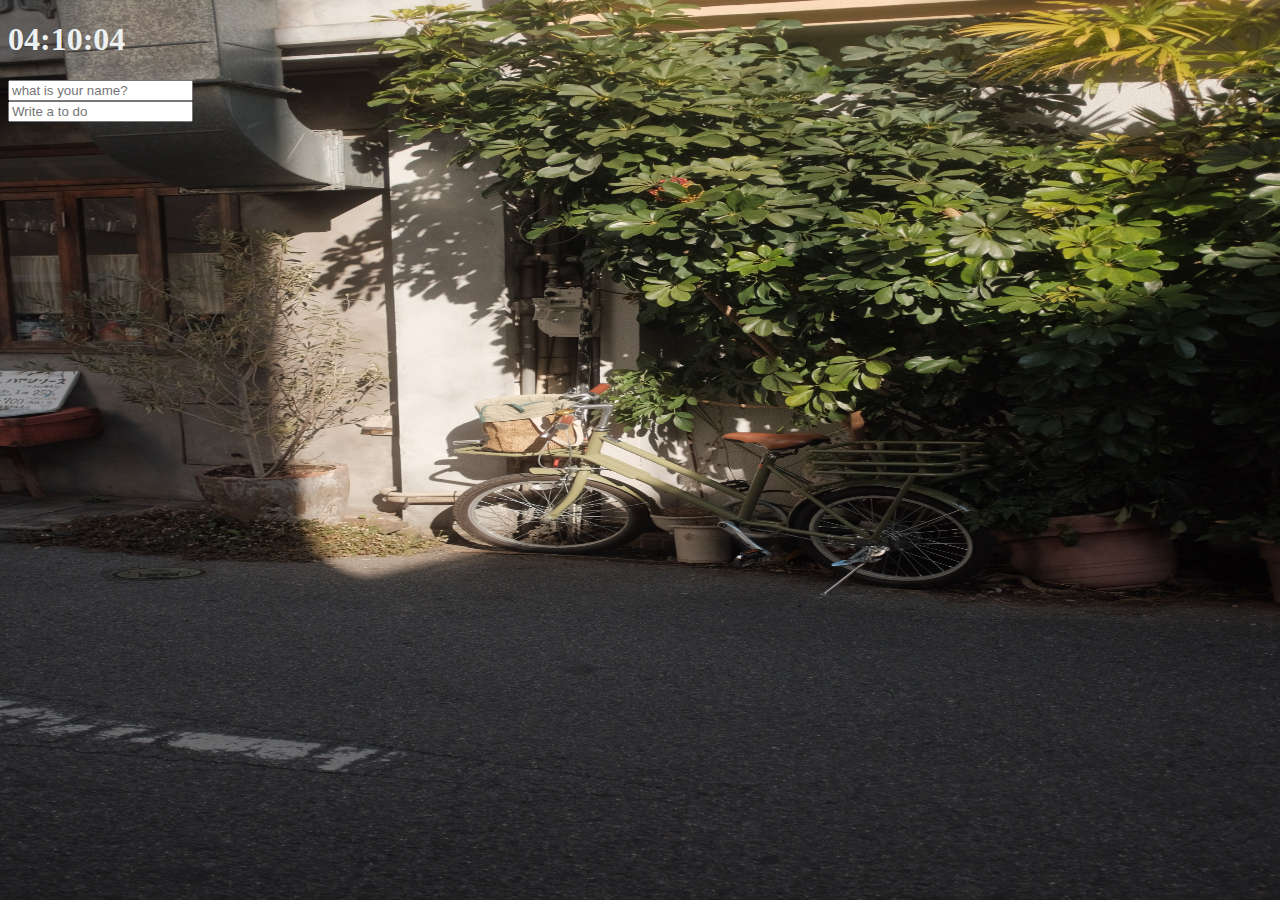
<file: JS-BASIC/index.html>
<!DOCTYPE html>
<html>
  <head>
    <title>Something</title>
    <link rel="stylesheet" href="index.css"/>
  </head>
  <body>
    <div class="js-clock">
      <h1>00:00</h1>
    </div>
    <form class= "js-form form">
      <input type="text" placeholder="what is your name?" />
    </form>
    <h4 class="js-greetings greetings"></h4>
    <form class="js-toDoForm">
      <input type ="text" placeholder = "Write a to do"/>
    </form>
    <ul class="js-toDoList">
    </ul>
    <spanc class = "js-weather"></spanc>
    <script src="clock.js"></script>
    <script src="greeting.js"></script>
    <script src="todo.js"></script>
    <script src = "bg.js"></script>
    <script src = "weather.js"></script>
</body>
</html>
</file>
<file: JS-BASIC/index.css>
body{
    background-color:#2c3e50;
  }
.btn{
    cursor: pointer;
}

body {
   color: #ecf0f1;
}
.clicked{
   color:#4b4b4b;
  }
.form,
.greetings{
    display: none;
}
.showing{
    display: block;
}

@keyframes fadeIn{
  from{
    opacity:0;
  }
  to {
    opacity:1;
  }
}
.bgImage{
    position: absolute;
    top:0;
    left:0;
    width:100%;
    height:100%;
    z-index: -1;
    animation: fadeIn .5s linear;
  }
</file>
